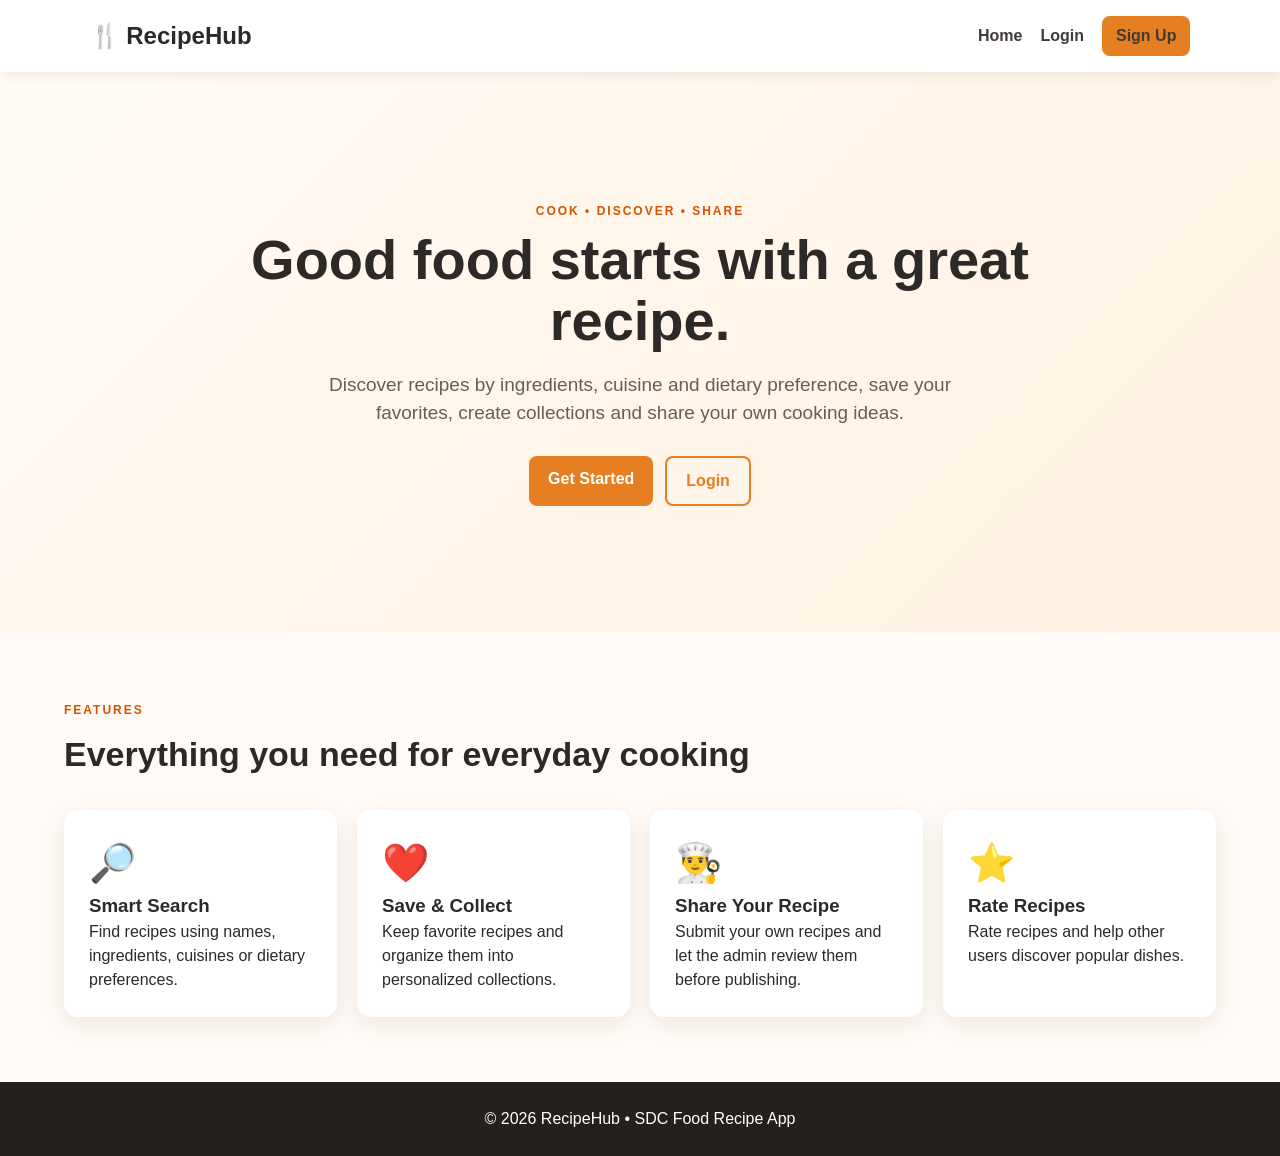
<file: index.html>
<!DOCTYPE html>
<html lang="en">
<head>
<meta charset="UTF-8">
<meta name="viewport" content="width=device-width, initial-scale=1.0">
<title>RecipeHub - Food Recipe App</title>
<link rel="stylesheet" href="css/style.css">
</head>
<body>
<header class="navbar">
  <a class="logo" href="index.html">🍴 RecipeHub</a>
  <nav>
    <a href="index.html">Home</a>
    <a href="login.html">Login</a>
    <a href="signup.html" class="btn small">Sign Up</a>
  </nav>
</header>

<main>
<section class="hero">
  <div class="hero-content">
    <span class="eyebrow">COOK • DISCOVER • SHARE</span>
    <h1>Good food starts with a great recipe.</h1>
    <p>Discover recipes by ingredients, cuisine and dietary preference, save your favorites, create collections and share your own cooking ideas.</p>
    <div class="actions">
      <a href="signup.html" class="btn">Get Started</a>
      <a href="login.html" class="btn outline">Login</a>
    </div>
  </div>
</section>

<section class="section">
  <div class="section-heading">
    <span class="eyebrow">FEATURES</span>
    <h2>Everything you need for everyday cooking</h2>
  </div>
  <div class="feature-grid">
    <article class="card"><div class="icon">🔎</div><h3>Smart Search</h3><p>Find recipes using names, ingredients, cuisines or dietary preferences.</p></article>
    <article class="card"><div class="icon">❤️</div><h3>Save & Collect</h3><p>Keep favorite recipes and organize them into personalized collections.</p></article>
    <article class="card"><div class="icon">👨‍🍳</div><h3>Share Your Recipe</h3><p>Submit your own recipes and let the admin review them before publishing.</p></article>
    <article class="card"><div class="icon">⭐</div><h3>Rate Recipes</h3><p>Rate recipes and help other users discover popular dishes.</p></article>
  </div>
</section>
</main>

<footer>© 2026 RecipeHub • SDC Food Recipe App</footer>
</body>
</html>
</file>
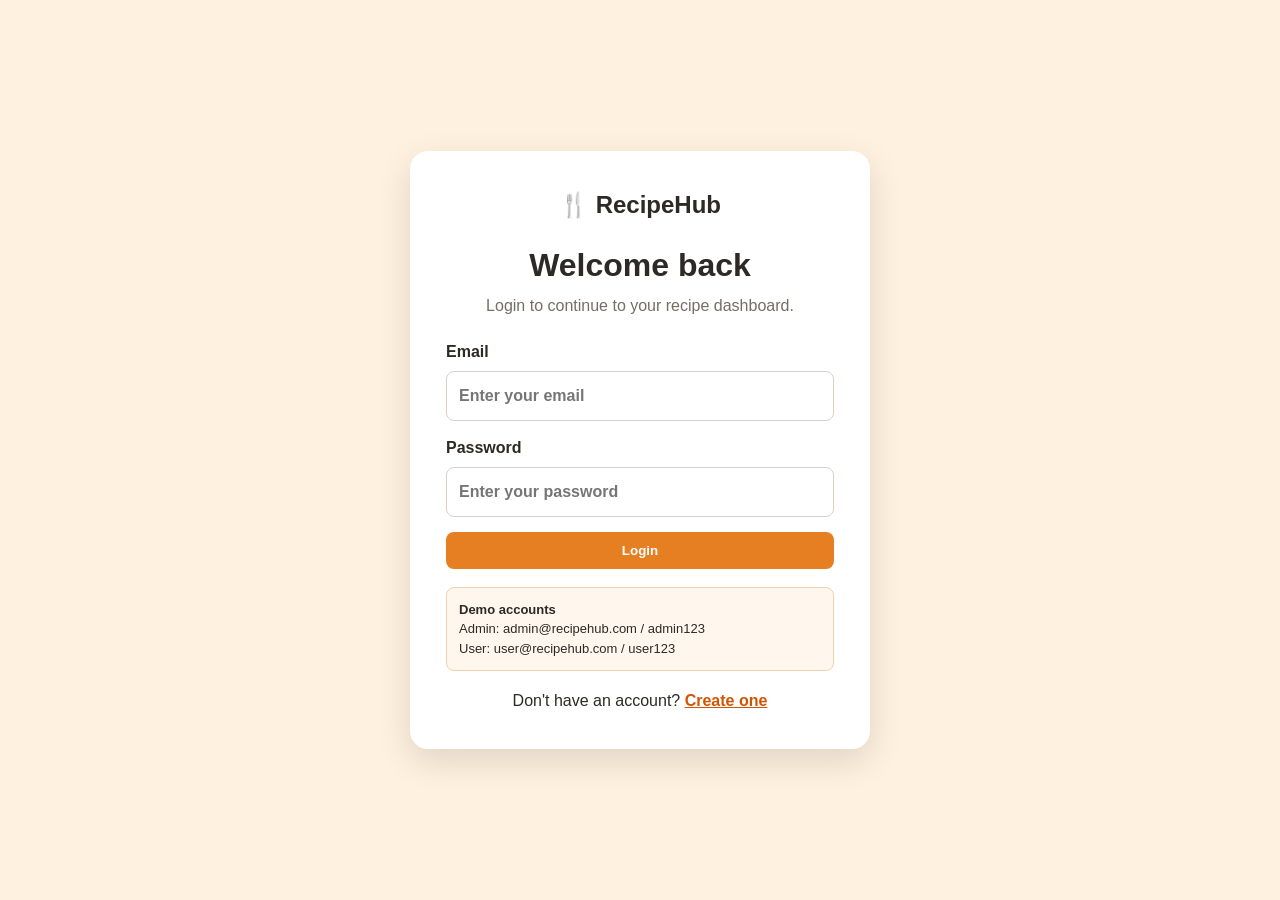
<file: admin-dashboard.html>
<!DOCTYPE html>
<html lang="en">
<head><meta charset="UTF-8"><meta name="viewport" content="width=device-width, initial-scale=1.0"><title>Admin Dashboard - RecipeHub</title><link rel="stylesheet" href="css/style.css"></head>
<body>
<header class="navbar admin-nav"><a class="logo" href="admin-dashboard.html">🛠️ RecipeHub Admin</a><nav><a href="manage-recipes.html">Recipes</a><a href="manage-users.html">Users</a><a href="submissions.html">Submissions</a><button class="link-btn" onclick="logout()">Logout</button></nav></header>
<main class="container">
<section class="dashboard-hero"><div><span class="eyebrow">ADMIN MODULE</span><h1>Administration Dashboard</h1><p>Manage recipes, users and community submissions.</p></div></section>
<div class="stats-grid">
<a class="stat card stat-link" href="manage-users.html"><span>👥</span><strong id="adminUsers">0</strong><small>Total Users</small></a>
<a class="stat card stat-link" href="manage-recipes.html"><span>📖</span><strong id="adminRecipes">0</strong><small>Recipes</small></a>
<a class="stat card stat-link" href="submissions.html"><span>⏳</span><strong id="adminPending">0</strong><small>Pending Submissions</small></a>
<a class="stat card stat-link" href="ratings.html"><span>⭐</span><strong id="adminRatings">0</strong><small>Total Ratings</small></a>
</div>
<div class="section-heading"><span class="eyebrow">MANAGEMENT</span><h2>Choose an area</h2></div>
<div class="feature-grid">
<a class="card action-card" href="manage-recipes.html"><div class="icon">📖</div><h3>Manage Recipes</h3><p>Add, edit and delete recipes.</p></a>
<a class="card action-card" href="manage-users.html"><div class="icon">👥</div><h3>Manage Users</h3><p>View registered users.</p></a>
<a class="card action-card" href="submissions.html"><div class="icon">📝</div><h3>Submissions</h3><p>Approve or reject user recipes.</p></a>
</div>
</main>
<script src="js/auth.js"></script><script src="js/recipes.js"></script><script src="js/admin.js"></script><script>protectPage("admin"); loadAdminDashboard();</script>
</body></html>
</file>
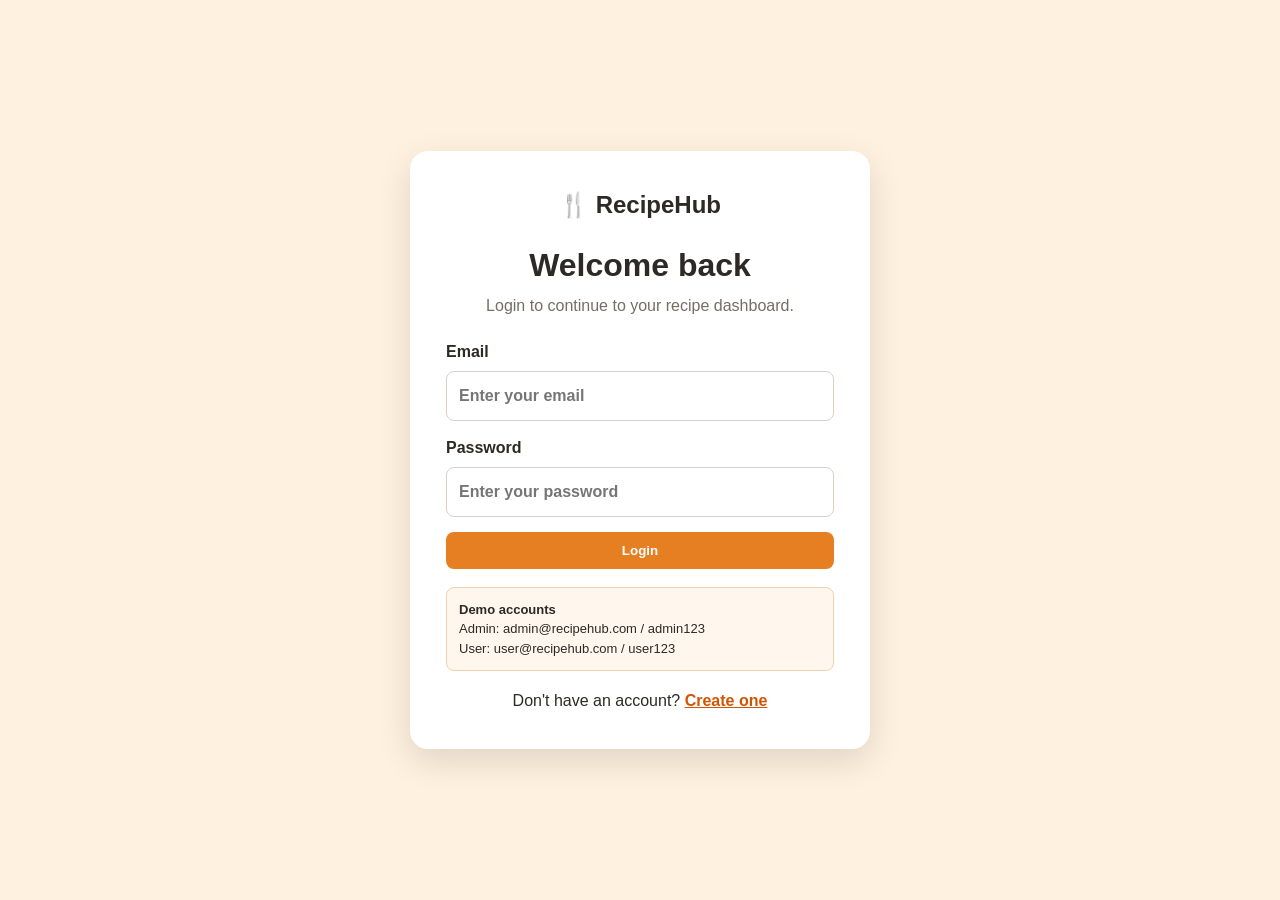
<file: collections.html>
<!DOCTYPE html>
<html lang="en">
<head><meta charset="UTF-8"><meta name="viewport" content="width=device-width, initial-scale=1.0"><title>Collections - RecipeHub</title><link rel="stylesheet" href="css/style.css"></head>
<body>
<header class="navbar"><a class="logo" href="user-dashboard.html">🍴 RecipeHub</a><nav><a href="recipes.html">Recipes</a><a href="favorites.html">Favorites</a><a href="submit-recipe.html">Submit</a><button class="link-btn" onclick="logout()">Logout</button></nav></header>
<main class="container"><div class="page-title"><span class="eyebrow">PERSONALIZED</span><h1>📁 My Collections</h1><p>Create collections and add saved recipes.</p></div>
<div class="card collection-create"><input id="collectionName" placeholder="New collection name"><button class="btn" onclick="createCollection()">Create Collection</button></div>
<div id="collectionList" class="collection-grid"></div></main>
<script src="js/auth.js"></script><script src="js/user.js"></script><script>protectPage("user"); renderCollections();</script>
</body></html>
</file>
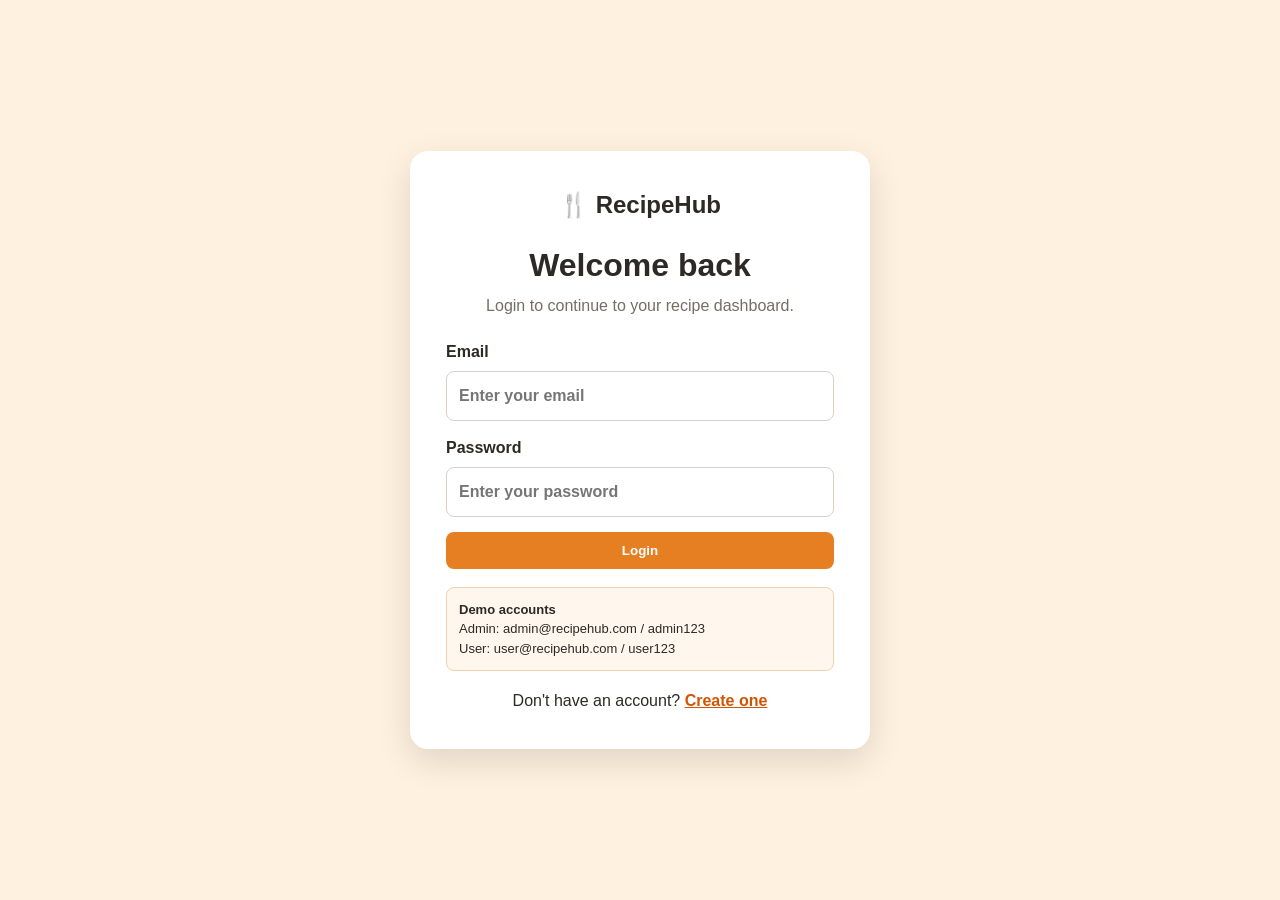
<file: favorites.html>
<!DOCTYPE html>
<html lang="en">
<head><meta charset="UTF-8"><meta name="viewport" content="width=device-width, initial-scale=1.0"><title>Favorites - RecipeHub</title><link rel="stylesheet" href="css/style.css"></head>
<body>
<header class="navbar"><a class="logo" href="user-dashboard.html">🍴 RecipeHub</a><nav><a href="recipes.html">Recipes</a><a href="collections.html">Collections</a><button class="link-btn" onclick="logout()">Logout</button></nav></header>
<main class="container"><div class="page-title"><span class="eyebrow">MY RECIPES</span><h1>❤️ Favorites</h1><p>Your saved recipes.</p></div><div id="favoriteGrid" class="recipe-grid"></div></main>
<script src="js/auth.js"></script><script src="js/recipes.js"></script><script>protectPage("user"); renderFavorites();</script>
</body></html>
</file>
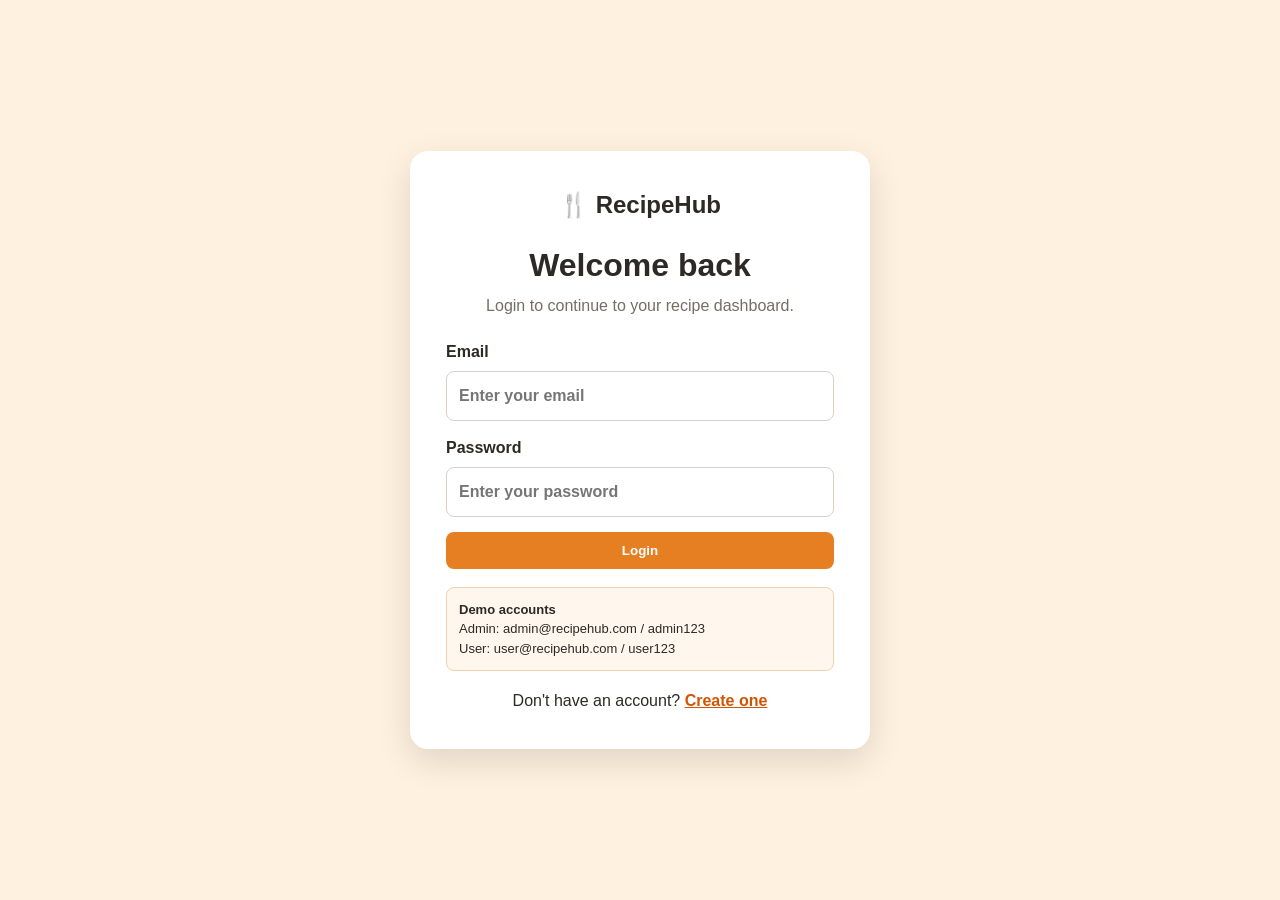
<file: login.html>
<!DOCTYPE html>
<html lang="en">
<head>
<meta charset="UTF-8">
<meta name="viewport" content="width=device-width, initial-scale=1.0">
<title>Login - RecipeHub</title>
<link rel="stylesheet" href="css/style.css">
</head>
<body class="auth-page">
<div class="auth-card">
  <a class="logo center" href="index.html">🍴 RecipeHub</a>
  <h1>Welcome back</h1>
  <p class="muted">Login to continue to your recipe dashboard.</p>
  <div id="message" class="message"></div>
  <form id="loginForm">
    <label>Email<input type="email" id="email" required placeholder="Enter your email"></label>
    <label>Password<input type="password" id="password" required placeholder="Enter your password"></label>
    <button class="btn full" type="submit">Login</button>
  </form>
  <div class="demo-box">
    <strong>Demo accounts</strong>
    <p>Admin: admin@recipehub.com / admin123</p>
    <p>User: user@recipehub.com / user123</p>
  </div>
  <p class="auth-link">Don't have an account? <a href="signup.html">Create one</a></p>
</div>
<script src="js/auth.js"></script>
<script>
document.getElementById("loginForm").addEventListener("submit", loginUser);
</script>
</body>
</html>
</file>
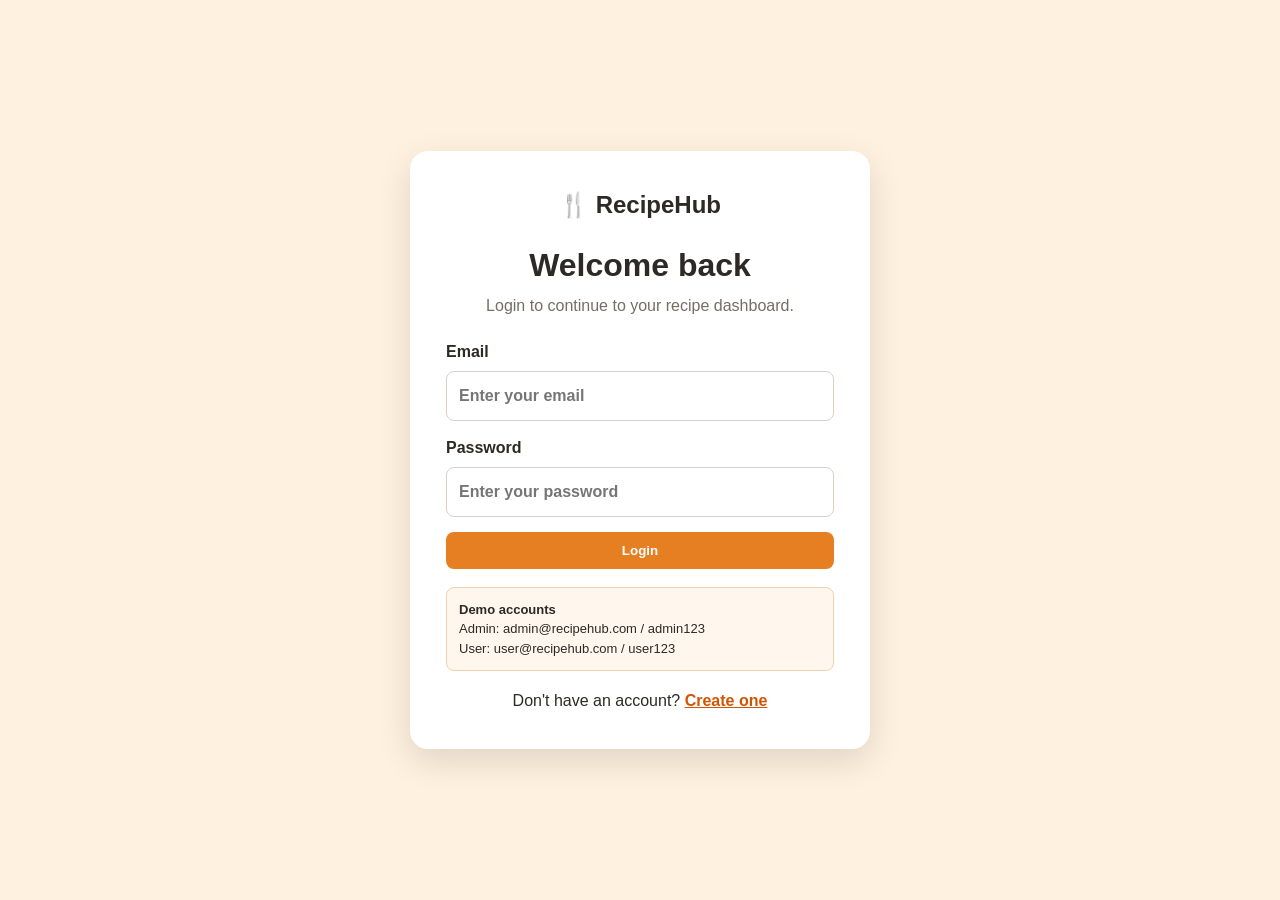
<file: manage-recipes.html>
<!DOCTYPE html>
<html lang="en">
<head>
<meta charset="UTF-8">
<meta name="viewport" content="width=device-width,initial-scale=1">
<title>Manage Recipes</title>
<link rel="stylesheet" href="css/style.css">
</head>
<body>
<header class="navbar">
<h2>RecipeHub Admin</h2>
<nav>
<a href="admin-dashboard.html">Dashboard</a>
<a href="manage-recipes.html">Manage Recipes</a>
<a href="manage-users.html">Users</a>
<a href="submissions.html">Submissions</a>
<a href="#" id="logout">Logout</a>
</nav>
</header>

<main class="container">
<div class="page-header">
<div><h1>Manage Recipes</h1><p>Admin recipes are published to the User Recipes page.</p></div>
<button class="btn" id="addBtn">+ Add Recipe</button>
</div>

<form id="recipeForm" class="card" style="display:none">
<h2 id="formTitle">Add Recipe</h2>
<input type="hidden" id="rid">
<label>Recipe Name<input id="name" required></label>
<label>Cuisine<input id="cuisine" required></label>
<label>Dietary Preference
<select id="diet"><option>Vegetarian</option><option>Non-Vegetarian</option><option>Vegan</option></select>
</label>
<label>Ingredients<textarea id="ingredients" required placeholder="One ingredient per line"></textarea></label>
<label>Instructions<textarea id="instructions" required placeholder="One step per line"></textarea></label>
<label>Image URL (optional)<input id="image"></label>
<br>
<button class="btn" type="submit">Save Recipe</button>
<button class="btn secondary" type="button" id="cancel">Cancel</button>
<p id="msg"></p>
</form>

<section id="list" class="recipe-grid"></section>
<p id="empty" class="card">No recipes yet.</p>
</main>

<script>
const currentUser=JSON.parse(localStorage.getItem("recipehub_current")||"null");
if(!currentUser || currentUser.role!=="admin") location.href="login.html";

const $=id=>document.getElementById(id);
const getRecipes=()=>JSON.parse(localStorage.getItem("recipes")||"[]");
const saveRecipes=r=>localStorage.setItem("recipes",JSON.stringify(r));

function esc(x){
 return String(x??"").replace(/[&<>"']/g,c=>({"&":"&amp;","<":"&lt;",">":"&gt;",'"':"&quot;","'":"&#039;"}[c]));
}

function render(){
 const recipes=getRecipes();
 $("list").innerHTML="";
 $("empty").style.display=recipes.length?"none":"block";
 recipes.forEach(r=>{
  const card=document.createElement("article");
  card.className="card";
  card.innerHTML=
   '<h3>'+esc(r.name)+'</h3>'+
   '<p><b>Cuisine:</b> '+esc(r.cuisine)+'</p>'+
   '<p><b>Diet:</b> '+esc(r.diet)+'</p>'+
   '<p><b>Published:</b> Yes</p>'+
   '<button class="btn edit" data-id="'+esc(r.id)+'">Edit</button> '+
   '<button class="btn danger del" data-id="'+esc(r.id)+'">Delete</button>';
  $("list").appendChild(card);
 });
}

$("addBtn").onclick=()=>{
 $("recipeForm").reset();
 $("rid").value="";
 $("formTitle").textContent="Add Recipe";
 $("recipeForm").style.display="block";
};

$("cancel").onclick=()=>$("recipeForm").style.display="none";

$("recipeForm").onsubmit=e=>{
 e.preventDefault();
 const recipes=getRecipes();
 const id=$("rid").value||"recipe-"+Date.now();
 const recipe={
  id:id,
  name:$("name").value.trim(),
  cuisine:$("cuisine").value.trim(),
  diet:$("diet").value,
  ingredients:$("ingredients").value.split("\n").map(x=>x.trim()).filter(Boolean),
  instructions:$("instructions").value.split("\n").map(x=>x.trim()).filter(Boolean),
  image:$("image").value.trim(),
  rating:0,
  ratingsCount:0,
  published:true,
  createdBy:currentUser.email,
  createdAt:new Date().toISOString()
 };
 const i=recipes.findIndex(x=>x.id===id);
 if(i>=0) recipes[i]=recipe; else recipes.push(recipe);
 saveRecipes(recipes);
 $("recipeForm").style.display="none";
 $("msg").textContent="Recipe saved successfully!";
 render();
};

$("list").onclick=e=>{
 const id=e.target.dataset.id;
 if(!id)return;
 let recipes=getRecipes();
 const r=recipes.find(x=>x.id===id);
 if(e.target.classList.contains("del")){
  if(confirm("Delete this recipe?")){
   saveRecipes(recipes.filter(x=>x.id!==id)); render();
  }
 }
 if(e.target.classList.contains("edit")){
  $("rid").value=r.id;
  $("name").value=r.name||"";
  $("cuisine").value=r.cuisine||"";
  $("diet").value=r.diet||"Vegetarian";
  $("ingredients").value=Array.isArray(r.ingredients)?r.ingredients.join("\n"):(r.ingredients||"");
  $("instructions").value=Array.isArray(r.instructions)?r.instructions.join("\n"):(r.instructions||"");
  $("image").value=r.image||"";
  $("formTitle").textContent="Edit Recipe";
  $("recipeForm").style.display="block";
 }
};

$("logout").onclick=e=>{
 e.preventDefault();
 localStorage.removeItem("recipehub_current");
 location.href="login.html";
};

render();
</script>
</body>
</html>
</file>
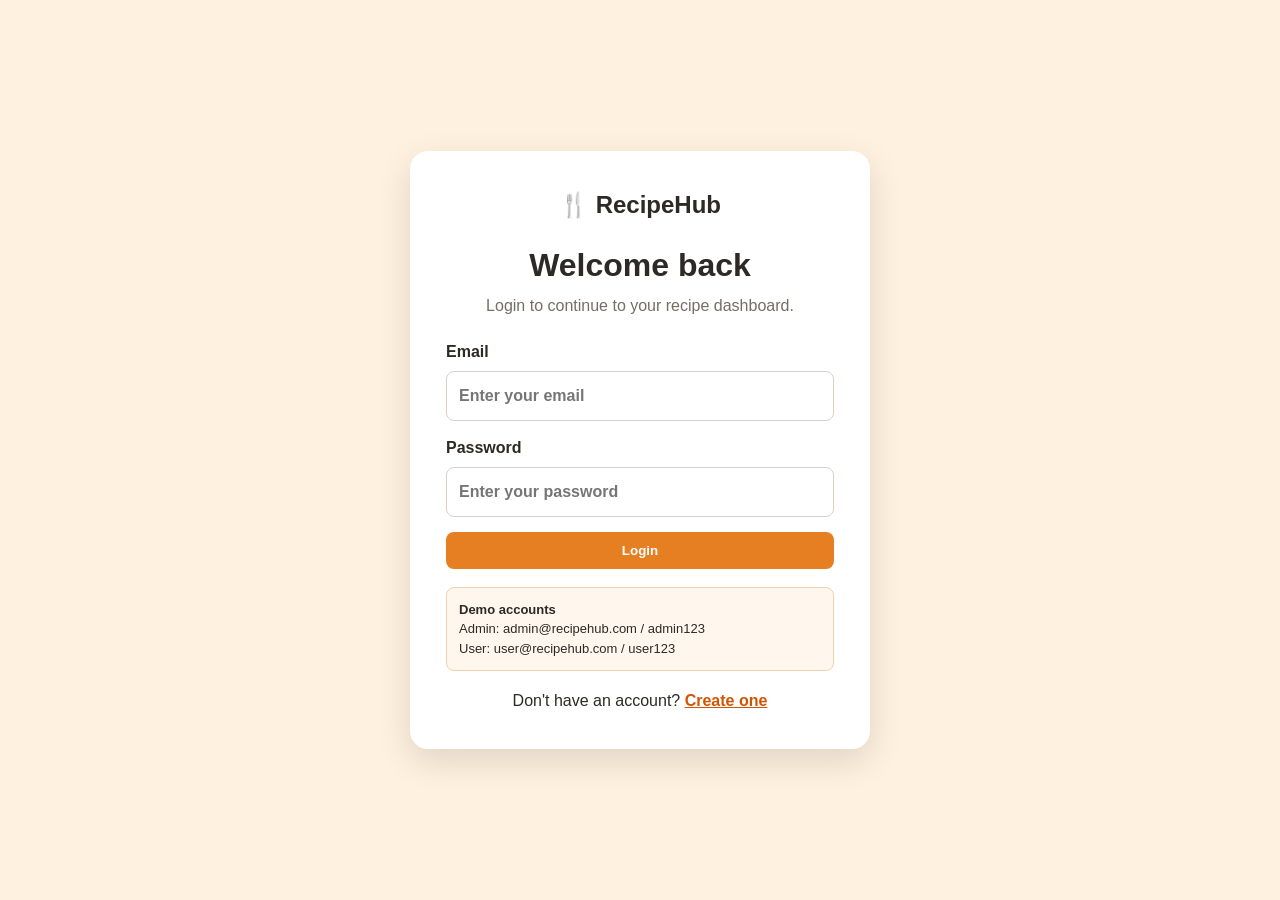
<file: manage-users.html>
<!DOCTYPE html>
<html lang="en">
<head><meta charset="UTF-8"><meta name="viewport" content="width=device-width, initial-scale=1.0"><title>Manage Users - RecipeHub</title><link rel="stylesheet" href="css/style.css"></head>
<body>
<header class="navbar admin-nav"><a class="logo" href="admin-dashboard.html">🛠️ RecipeHub Admin</a><nav><a href="admin-dashboard.html">Dashboard</a><a href="manage-recipes.html">Recipes</a><a href="submissions.html">Submissions</a><button class="link-btn" onclick="logout()">Logout</button></nav></header>
<main class="container"><div class="page-title"><span class="eyebrow">ADMIN</span><h1>Manage Users</h1><p>View registered users and their roles.</p></div><div class="card table-wrap"><table><thead><tr><th>Name</th><th>Email</th><th>Role</th><th>Joined</th></tr></thead><tbody id="userTable"></tbody></table></div></main>
<script src="js/auth.js"></script><script src="js/admin.js"></script><script>protectPage("admin"); renderUsers();</script>
</body></html>
</file>
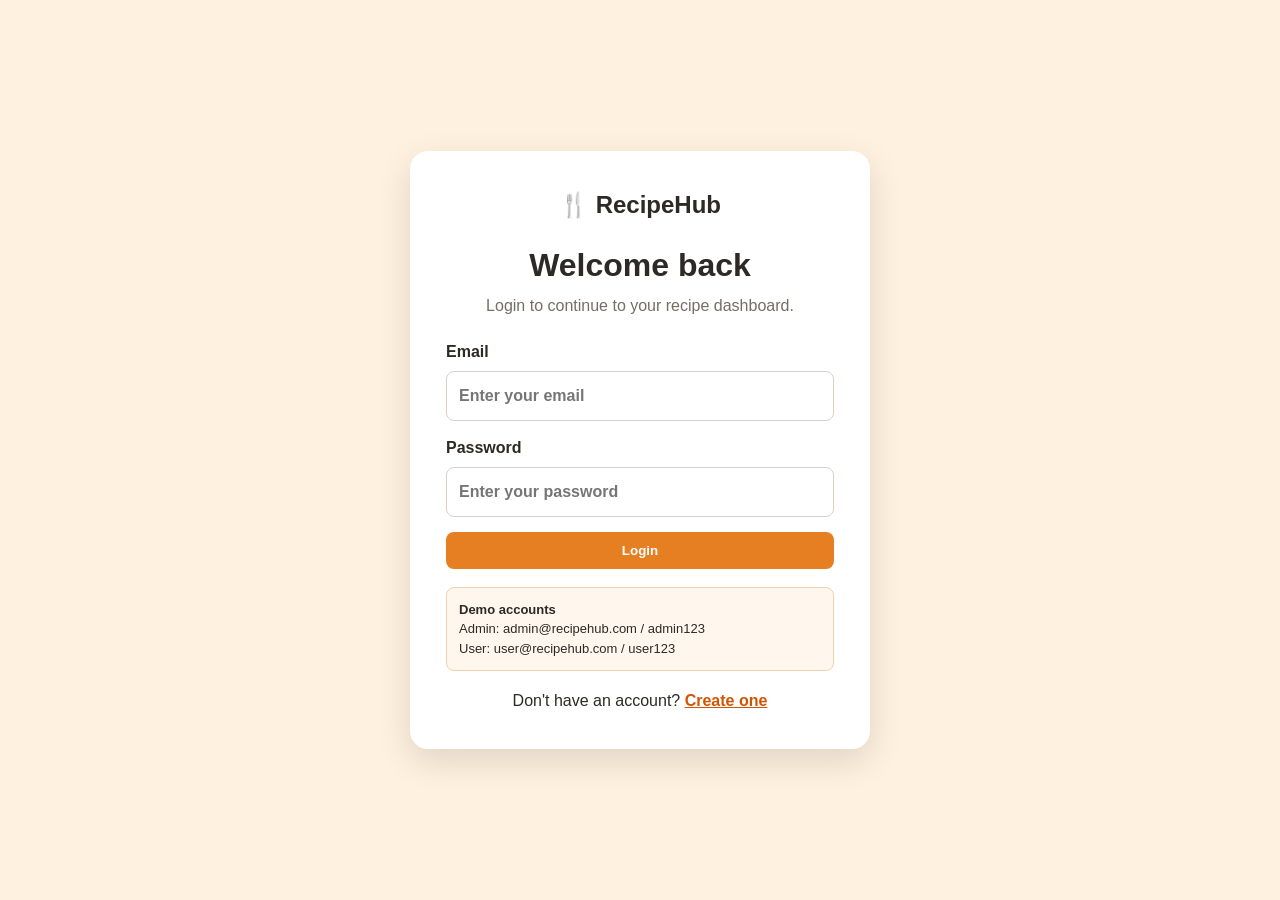
<file: ratings.html>
<!DOCTYPE html>
<html lang="en">
<head>
<meta charset="UTF-8"><meta name="viewport" content="width=device-width, initial-scale=1.0">
<title>Ratings - RecipeHub</title><link rel="stylesheet" href="css/style.css">
</head>
<body>
<header class="navbar admin-nav"><a class="logo" href="admin-dashboard.html">🛠️ RecipeHub Admin</a><nav><a href="admin-dashboard.html">Dashboard</a><a href="manage-recipes.html">Recipes</a><a href="manage-users.html">Users</a><a href="submissions.html">Submissions</a><button class="link-btn" onclick="logout()">Logout</button></nav></header>
<main class="container">
<div class="page-title"><span class="eyebrow">ADMIN</span><h1>Recipe Ratings</h1><p>View ratings submitted by users.</p></div>
<div id="ratingsList" class="admin-list"></div>
</main>
<script src="js/auth.js"></script><script src="js/recipes.js"></script>
<script>
protectPage("admin");
const ratings=getRatings();
const recipes=getRecipes();
const list=document.getElementById("ratingsList");
const rows=[];
Object.entries(ratings).forEach(([recipeId,userRatings])=>{
 const recipe=recipes.find(r=>String(r.id)===String(recipeId));
 Object.entries(userRatings||{}).forEach(([userId,value])=>{
   const users=getUsers();
   const user=users.find(u=>String(u.id)===String(userId));
   rows.push({recipe:recipe?recipe.name:"Unknown Recipe",user:user?user.name:"Unknown User",rating:value});
 });
});
list.innerHTML=rows.length?rows.map(x=>`<div class="admin-item"><div><h3>⭐ ${x.recipe}</h3><p>Rated by ${x.user}</p></div><strong class="rating">${x.rating}/5</strong></div>`).join(""):`<div class="empty">No ratings have been submitted yet.</div>`;
</script>
</body></html>
</file>
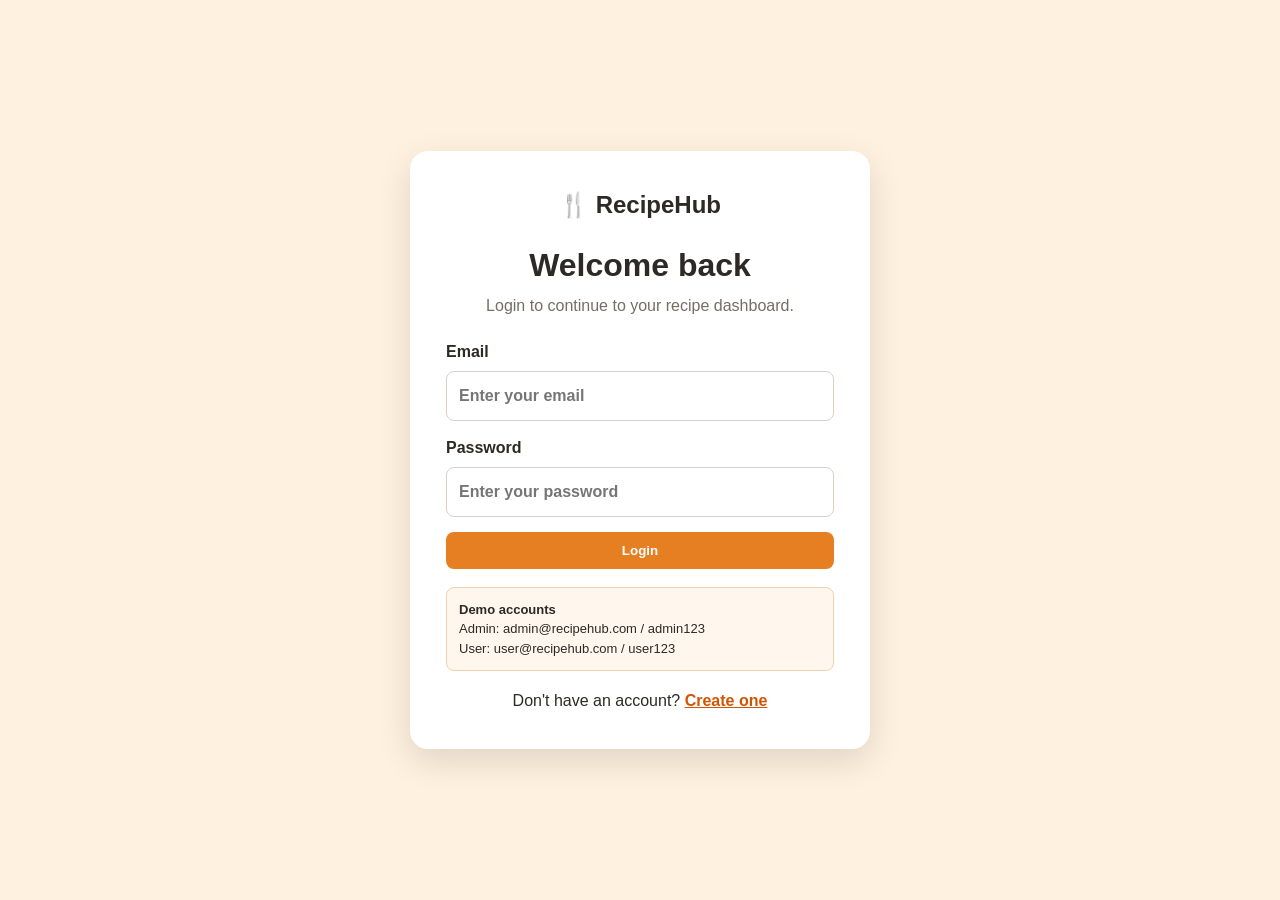
<file: recipes.html>
<!DOCTYPE html>
<html lang="en">
<head>
<meta charset="UTF-8"><meta name="viewport" content="width=device-width, initial-scale=1.0">
<title>Recipes - RecipeHub</title><link rel="stylesheet" href="css/style.css">
</head>
<body>
<header class="navbar"><a class="logo" href="user-dashboard.html">🍴 RecipeHub</a><nav><a href="user-dashboard.html">Dashboard</a><a href="favorites.html">Favorites</a><a href="collections.html">Collections</a><a href="submit-recipe.html">Submit</a><button class="link-btn" onclick="logout()">Logout</button></nav></header>
<main class="container">
<div class="page-title"><span class="eyebrow">RECIPE LIBRARY</span><h1>Discover Recipes</h1><p>Search by recipe, ingredient, cuisine or dietary preference.</p></div>
<div class="filters card">
<input id="searchInput" placeholder="Search recipe or ingredient...">
<select id="cuisineFilter"><option value="">All cuisines</option><option>Indian</option><option>Italian</option><option>Chinese</option><option>Mexican</option></select>
<select id="dietFilter"><option value="">All dietary types</option><option>Vegetarian</option><option>Non-Vegetarian</option><option>Vegan</option><option>Gluten-Free</option></select>
<button class="btn" onclick="renderRecipes()">Search</button>
</div>
<div id="recipeGrid" class="recipe-grid"></div>
</main>
<script src="js/auth.js"></script><script src="js/recipes.js"></script>
<script>protectPage("user"); renderRecipes();</script>
</body></html>
</file>
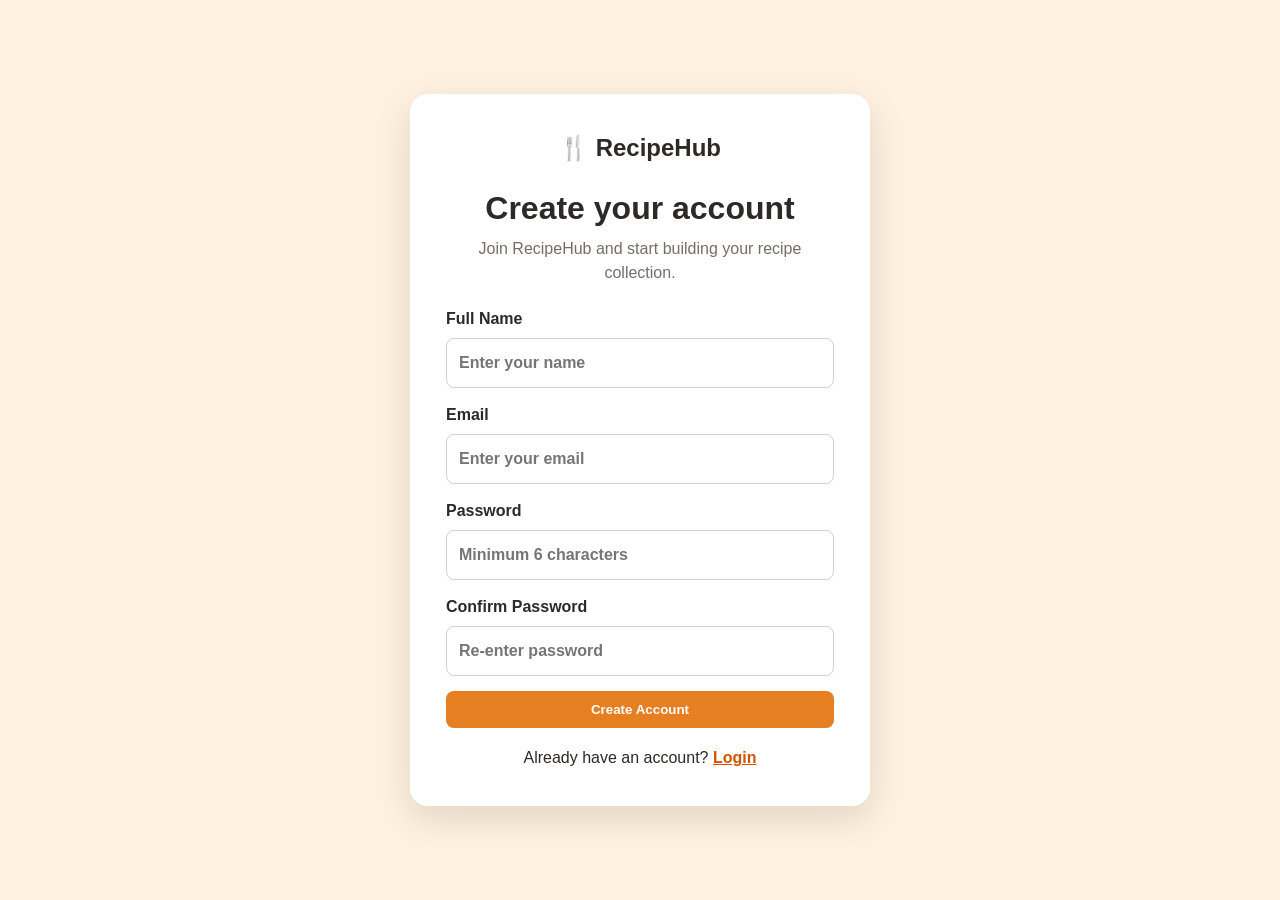
<file: signup.html>
<!DOCTYPE html>
<html lang="en">
<head>
<meta charset="UTF-8">
<meta name="viewport" content="width=device-width, initial-scale=1.0">
<title>Sign Up - RecipeHub</title>
<link rel="stylesheet" href="css/style.css">
</head>
<body class="auth-page">
<div class="auth-card">
  <a class="logo center" href="index.html">🍴 RecipeHub</a>
  <h1>Create your account</h1>
  <p class="muted">Join RecipeHub and start building your recipe collection.</p>
  <div id="message" class="message"></div>
  <form id="signupForm">
    <label>Full Name<input type="text" id="name" required placeholder="Enter your name"></label>
    <label>Email<input type="email" id="email" required placeholder="Enter your email"></label>
    <label>Password<input type="password" id="password" minlength="6" required placeholder="Minimum 6 characters"></label>
    <label>Confirm Password<input type="password" id="confirmPassword" required placeholder="Re-enter password"></label>
    <button class="btn full" type="submit">Create Account</button>
  </form>
  <p class="auth-link">Already have an account? <a href="login.html">Login</a></p>
</div>
<script src="js/auth.js"></script>
<script>
document.getElementById("signupForm").addEventListener("submit", signupUser);
</script>
</body>
</html>
</file>
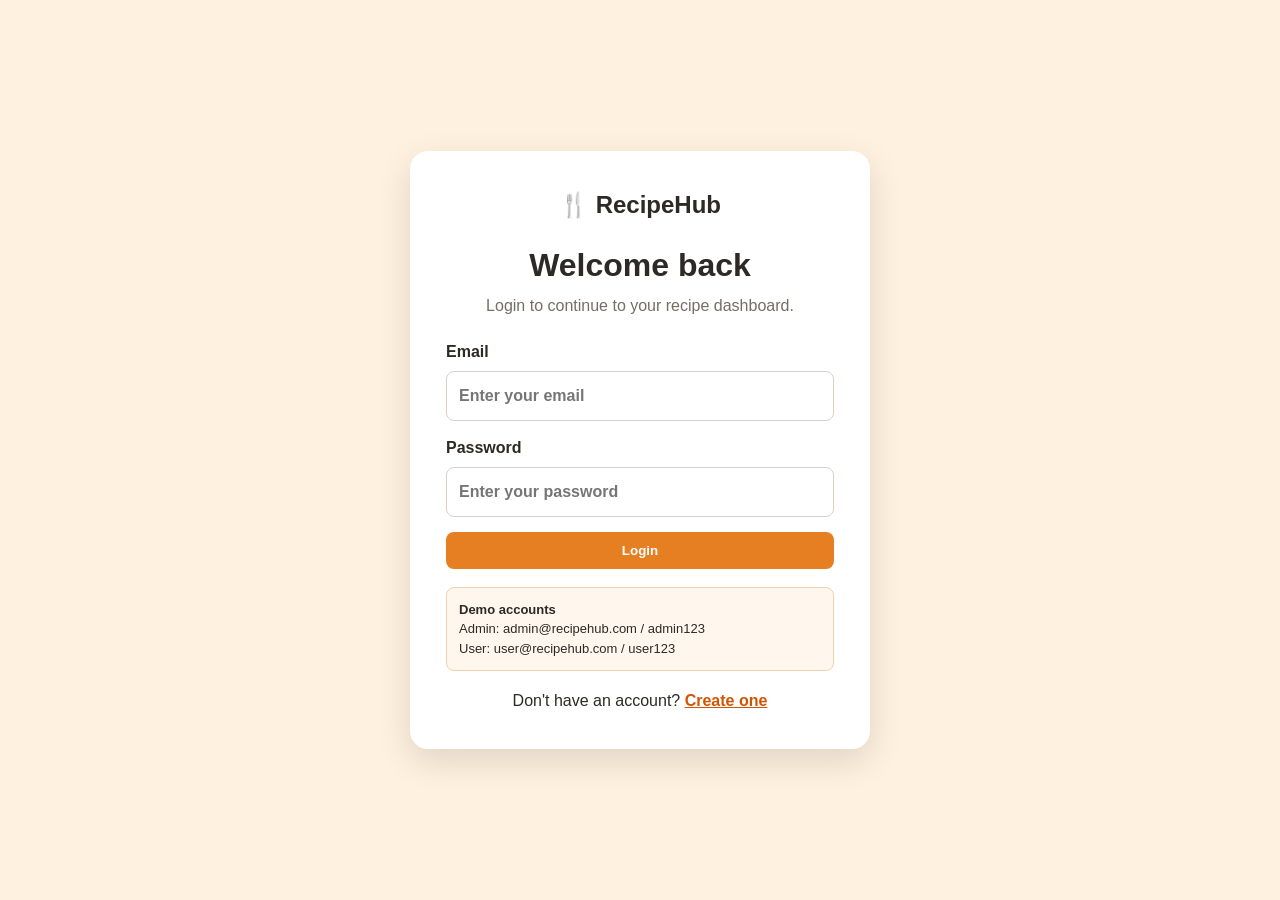
<file: submissions.html>
<!DOCTYPE html>
<html lang="en">
<head><meta charset="UTF-8"><meta name="viewport" content="width=device-width, initial-scale=1.0"><title>Submissions - RecipeHub</title><link rel="stylesheet" href="css/style.css"></head>
<body>
<header class="navbar admin-nav"><a class="logo" href="admin-dashboard.html">🛠️ RecipeHub Admin</a><nav><a href="admin-dashboard.html">Dashboard</a><a href="manage-recipes.html">Recipes</a><a href="manage-users.html">Users</a><button class="link-btn" onclick="logout()">Logout</button></nav></header>
<main class="container"><div class="page-title"><span class="eyebrow">ADMIN</span><h1>Recipe Submissions</h1><p>Review recipes submitted by users.</p></div><div id="submissionList" class="admin-list"></div></main>
<script src="js/auth.js"></script><script src="js/admin.js"></script><script>protectPage("admin"); renderSubmissions();</script>
</body></html>
</file>
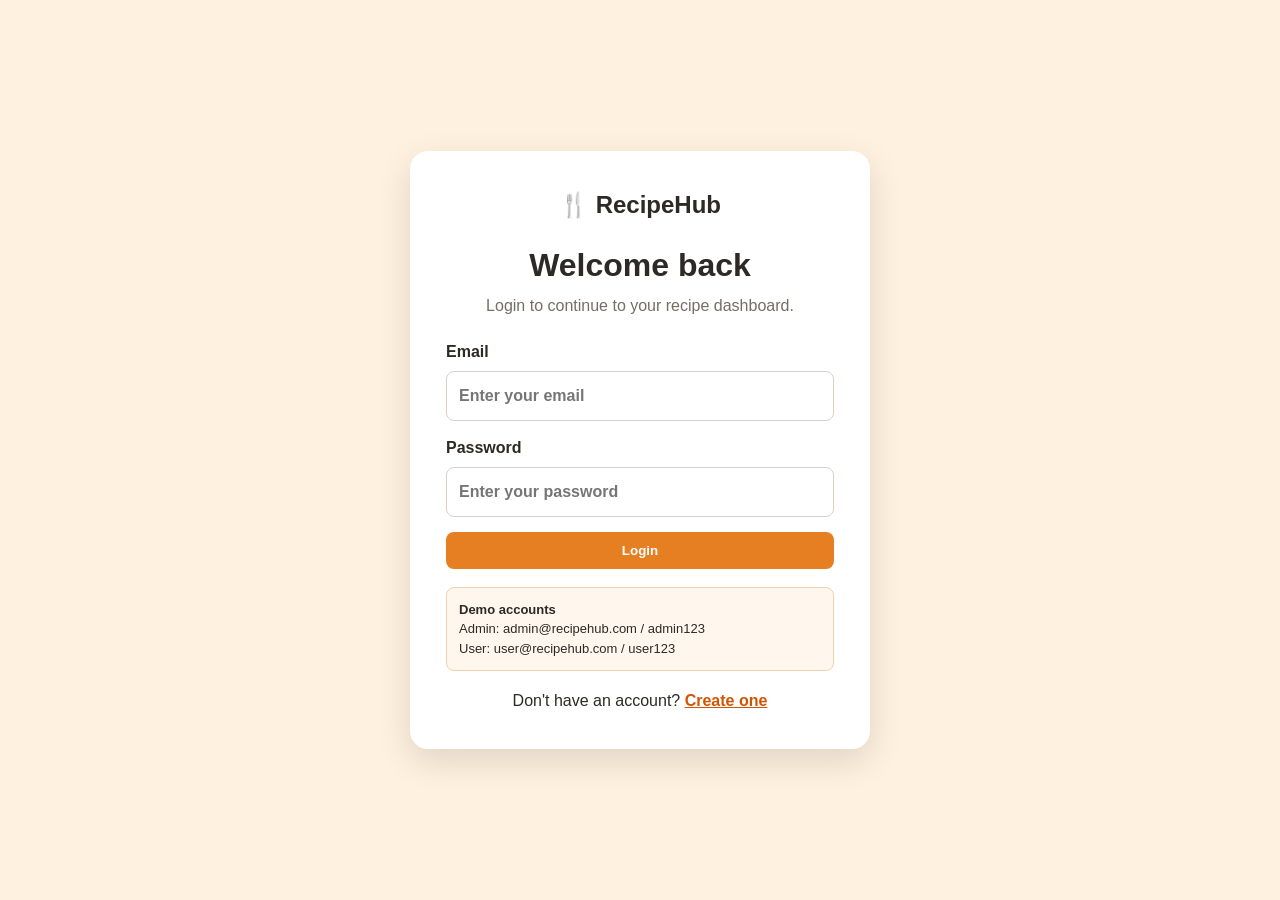
<file: submit-recipe.html>
<!DOCTYPE html>
<html lang="en">
<head><meta charset="UTF-8"><meta name="viewport" content="width=device-width, initial-scale=1.0"><title>Submit Recipe - RecipeHub</title><link rel="stylesheet" href="css/style.css"></head>
<body>
<header class="navbar"><a class="logo" href="user-dashboard.html">🍴 RecipeHub</a><nav><a href="recipes.html">Recipes</a><a href="favorites.html">Favorites</a><a href="collections.html">Collections</a><button class="link-btn" onclick="logout()">Logout</button></nav></header>
<main class="container narrow"><div class="page-title"><span class="eyebrow">COMMUNITY</span><h1>Submit a Recipe</h1><p>Your recipe will be reviewed by an administrator.</p></div>
<form id="submitForm" class="card form-card">
<label>Recipe Name<input id="rName" required></label>
<div class="two-col"><label>Cuisine<select id="rCuisine"><option>Indian</option><option>Italian</option><option>Chinese</option><option>Mexican</option></select></label><label>Dietary Preference<select id="rDiet"><option>Vegetarian</option><option>Non-Vegetarian</option><option>Vegan</option><option>Gluten-Free</option></select></label></div>
<label>Ingredients <small>Separate with commas</small><textarea id="rIngredients" required placeholder="Tomato, Onion, Pasta"></textarea></label>
<label>Preparation Steps <small>Put each step on a new line</small><textarea id="rSteps" required placeholder="Boil the pasta&#10;Prepare the sauce&#10;Mix and serve"></textarea></label>
<button class="btn" type="submit">Submit for Review</button>
<div id="message" class="message"></div>
</form></main>
<script src="js/auth.js"></script><script src="js/user.js"></script><script>protectPage("user"); document.getElementById("submitForm").addEventListener("submit", submitRecipe);</script>
</body></html>
</file>
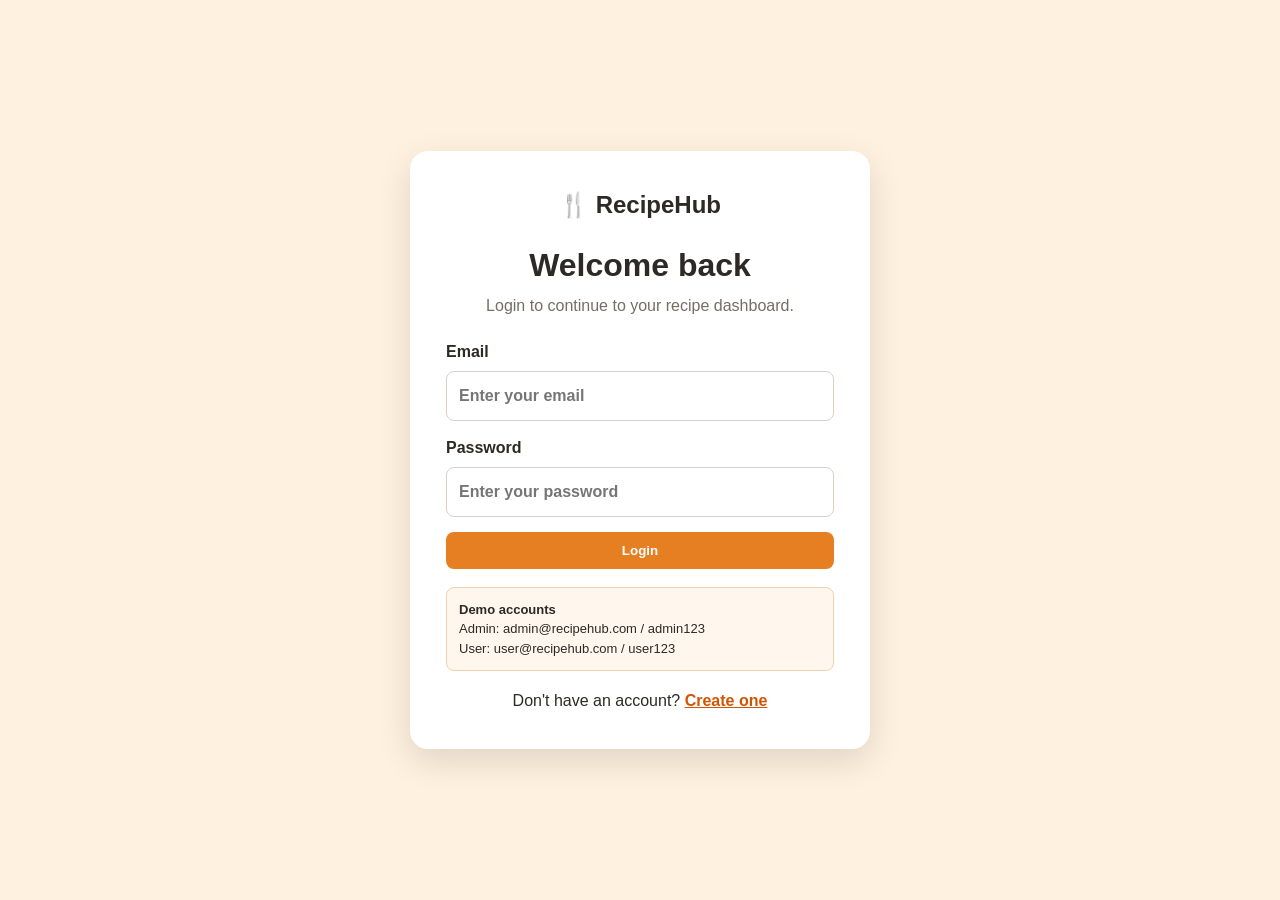
<file: user-dashboard.html>
<!DOCTYPE html>
<html lang="en">
<head>
<meta charset="UTF-8"><meta name="viewport" content="width=device-width, initial-scale=1.0">
<title>User Dashboard - RecipeHub</title><link rel="stylesheet" href="css/style.css">
</head>
<body>
<header class="navbar"><a class="logo" href="user-dashboard.html">🍴 RecipeHub</a><nav><a href="recipes.html">Recipes</a><a href="favorites.html">Favorites</a><a href="collections.html">Collections</a><a href="submit-recipe.html">Submit</a><button class="link-btn" onclick="logout()">Logout</button></nav></header>
<main class="container">
<section class="dashboard-hero"><div><span class="eyebrow">USER MODULE</span><h1>Welcome, <span id="userName">Chef</span>! 👋</h1><p>Discover recipes, save favorites and share your own creations.</p></div><a class="btn" href="recipes.html">Browse Recipes</a></section>
<div class="stats-grid">
<a class="stat-link stat card" href="recipes.html"><span>📖</span><strong id="recipeCount">0</strong><small>Available Recipes</small></a>
<a class="stat-link stat card" href="favorites.html"><span>❤️</span><strong id="favCount">0</strong><small>Favorites</small></a>
<a class="stat-link stat card" href="collections.html"><span>📁</span><strong id="collectionCount">0</strong><small>Collections</small></a>
<a class="stat-link stat card" href="submit-recipe.html"><span>📝</span><strong id="submissionCount">0</strong><small>My Submissions</small></a>
</div>
<div class="section-heading"><span class="eyebrow">QUICK ACTIONS</span><h2>What would you like to do?</h2></div>
<div class="feature-grid">
<a class="card action-card" href="recipes.html"><div class="icon">🔎</div><h3>Explore Recipes</h3><p>Search and filter recipes.</p></a>
<a class="card action-card" href="favorites.html"><div class="icon">❤️</div><h3>My Favorites</h3><p>See recipes you saved.</p></a>
<a class="card action-card" href="collections.html"><div class="icon">📁</div><h3>My Collections</h3><p>Organize your cooking ideas.</p></a>
<a class="card action-card" href="submit-recipe.html"><div class="icon">➕</div><h3>Submit Recipe</h3><p>Share your own recipe.</p></a>
</div>
</main>
<script src="js/auth.js"></script><script src="js/recipes.js"></script><script src="js/user.js"></script>
<script>protectPage("user"); loadUserDashboard();</script>
</body></html>
</file>
<file: css/style.css>
*{box-sizing:border-box;margin:0;padding:0}body{font-family:Arial,Helvetica,sans-serif;background:#fffaf5;color:#2d2926;line-height:1.5}.navbar{display:flex;justify-content:space-between;align-items:center;padding:16px 7%;background:#fff;box-shadow:0 2px 12px rgba(0,0,0,.08);position:sticky;top:0;z-index:10}.logo{text-decoration:none;color:#2d2926;font-size:24px;font-weight:800}.navbar nav{display:flex;gap:18px;align-items:center;flex-wrap:wrap}.navbar nav a{color:#403b37;text-decoration:none;font-weight:600}.btn{display:inline-block;border:0;background:#e67e22;color:#fff;text-decoration:none;padding:11px 19px;border-radius:8px;font-weight:700;cursor:pointer}.btn:hover{opacity:.9}.btn.outline{background:transparent;color:#e67e22;border:2px solid #e67e22}.btn.small{padding:8px 14px}.btn.full{width:100%}.link-btn{border:0;background:none;color:#403b37;font-weight:600;cursor:pointer;font-size:15px}.hero{min-height:560px;display:flex;align-items:center;justify-content:center;text-align:center;padding:70px 7%;background:linear-gradient(135deg,#fffaf5,#fff1df)}.hero-content{max-width:820px}.eyebrow{display:inline-block;color:#d35400;font-size:12px;font-weight:800;letter-spacing:2px;margin-bottom:10px}.hero h1{font-size:56px;line-height:1.08;margin-bottom:20px}.hero p{font-size:19px;color:#665f59;max-width:680px;margin:0 auto 28px}.actions{display:flex;justify-content:center;gap:12px}.section,.container{max-width:1200px;margin:auto;padding:65px 24px}.section-heading,.page-title{margin-bottom:30px}.section-heading h2,.page-title h1{font-size:34px}.page-title p,.muted{color:#756d66}.feature-grid{display:grid;grid-template-columns:repeat(4,1fr);gap:20px}.card{background:#fff;border-radius:14px;padding:25px;box-shadow:0 7px 22px rgba(42,30,20,.08)}.feature-card h3,.action-card h3{margin:8px 0}.feature-card p,.action-card p{color:#706860}.icon{font-size:38px}.action-card{text-decoration:none;color:inherit;transition:.2s}.action-card:hover{transform:translateY(-3px)}footer{text-align:center;padding:25px;background:#24201d;color:#fff}.auth-page{min-height:100vh;display:grid;place-items:center;padding:25px;background:#fff1df}.auth-card{width:min(460px,100%);background:#fff;padding:36px;border-radius:18px;box-shadow:0 12px 35px rgba(0,0,0,.12)}.center{display:block;text-align:center;margin-bottom:18px}.auth-card h1{text-align:center;margin-bottom:5px}.auth-card>.muted{text-align:center;margin-bottom:22px}.auth-card form{display:grid;gap:15px}label{font-weight:700;display:grid;gap:7px}input,select,textarea{width:100%;padding:12px;border:1px solid #ddd1c6;border-radius:8px;background:#fff;font:inherit}textarea{min-height:110px;resize:vertical}.auth-link{text-align:center;margin-top:18px}.auth-link a{color:#d35400;font-weight:700}.demo-box{background:#fff7ed;border:1px solid #f2d2ae;border-radius:8px;padding:12px;margin-top:18px;font-size:13px}.message{display:none;padding:10px;border-radius:8px;margin-bottom:14px}.message.show{display:block}.message.error{background:#fee2e2;color:#991b1b}.message.success{background:#dcfce7;color:#166534}.dashboard-hero{display:flex;justify-content:space-between;align-items:center;gap:20px;padding:35px;background:#fff1df;border-radius:16px;margin-bottom:30px}.dashboard-hero h1{font-size:38px}.stats-grid{display:grid;grid-template-columns:repeat(4,1fr);gap:18px;margin-bottom:55px}.stat{text-align:center}.stat span{font-size:30px}.stat strong{display:block;font-size:30px}.stat small{color:#777}.stat-link{text-decoration:none;color:inherit;display:block;cursor:pointer;transition:transform .2s,box-shadow .2s}.stat-link:hover{transform:translateY(-3px);box-shadow:0 10px 26px rgba(42,30,20,.12)}.filters{display:grid;grid-template-columns:2fr 1fr 1fr auto;gap:10px;margin-bottom:28px}.recipe-grid{display:grid;grid-template-columns:repeat(3,1fr);gap:22px}.recipe-card{overflow:hidden;padding:0}.recipe-image{height:150px;display:grid;place-items:center;background:#fff1df;font-size:58px}.recipe-body{padding:20px}.recipe-body h3{margin-bottom:6px}.tags{display:flex;gap:7px;flex-wrap:wrap;margin:10px 0}.tag{font-size:12px;padding:4px 8px;background:#fff1df;border-radius:20px;color:#a34800}.card-actions{display:flex;gap:8px;flex-wrap:wrap;margin-top:14px}.card-actions button{font-size:13px}.rating{color:#d97706;font-weight:700}.narrow{max-width:850px}.form-card{display:grid;gap:18px}.two-col{display:grid;grid-template-columns:1fr 1fr;gap:15px}.collection-create{display:flex;gap:10px;margin-bottom:25px}.collection-grid{display:grid;grid-template-columns:repeat(3,1fr);gap:20px}.collection-card h3{margin-bottom:6px}.admin-list{display:grid;gap:15px;margin-top:25px}.admin-item{background:#fff;padding:20px;border-radius:12px;box-shadow:0 5px 15px rgba(0,0,0,.07);display:flex;justify-content:space-between;gap:20px;align-items:center}.admin-item .actions{justify-content:flex-end}.status{font-size:12px;font-weight:800;padding:5px 9px;border-radius:20px}.status.pending{background:#fff3cd;color:#856404}.status.approved{background:#dcfce7;color:#166534}.status.rejected{background:#fee2e2;color:#991b1b}.table-wrap{overflow:auto}table{width:100%;border-collapse:collapse}th,td{text-align:left;padding:13px;border-bottom:1px solid #eee}th{background:#fff7ed}.detail-layout{display:grid;grid-template-columns:1fr 1.3fr;gap:30px}.detail-visual{min-height:350px;background:#fff1df;border-radius:18px;display:grid;place-items:center;font-size:100px}.detail-content h1{font-size:42px}.detail-content section{margin-top:24px}.detail-content li{margin:8px 0;margin-left:20px}.share-row{display:flex;gap:10px;flex-wrap:wrap;margin-top:20px}.empty{padding:40px;text-align:center;background:#fff;border-radius:12px;color:#777;grid-column:1/-1}@media(max-width:900px){.feature-grid,.recipe-grid{grid-template-columns:repeat(2,1fr)}.stats-grid{grid-template-columns:repeat(2,1fr)}.filters{grid-template-columns:1fr 1fr}.detail-layout{grid-template-columns:1fr}}@media(max-width:600px){.navbar{align-items:flex-start;gap:12px;flex-direction:column}.navbar nav{gap:10px}.hero h1{font-size:38px}.feature-grid,.recipe-grid,.collection-grid,.stats-grid,.two-col{grid-template-columns:1fr}.filters{grid-template-columns:1fr}.dashboard-hero{flex-direction:column;align-items:flex-start}.actions{flex-direction:column}.admin-item{flex-direction:column;align-items:flex-start}}
</file>
